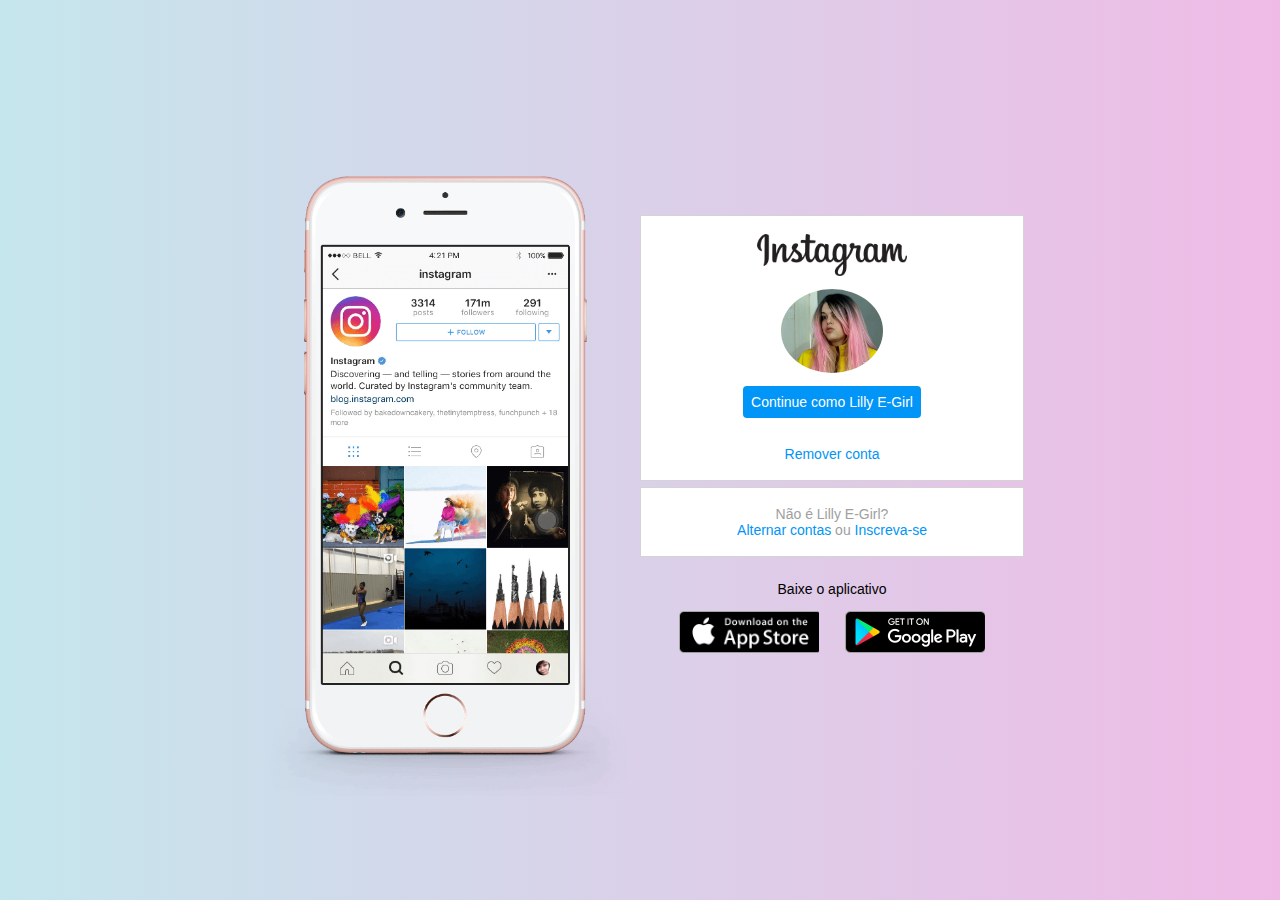
<file: index.html>
<!DOCTYPE html>
<html lang="pt-BR">
<head>
    <meta charset="UTF-8">
    <meta name="viewport" content="width=device-width, initial-scale=1.0">
    <link rel="stylesheet" href="style.css">
    <title>Instagram</title>
</head>
<body>
    <div class="instagram-wrapper">
        <div class="instagram-phone">
            <img src="./img/instagram-celular.png" alt="celular">
        </div>
        <div class="instagram-continue">
            <div class="group">
                <img src="./img/instagram-logo.png" class="instagram-logo" alt="instagram logo">
                <div class="profile-photo">
                    <img src="./img/lili.jpg" alt="foto de perfil">
                </div>
                <a href="https://www.instagram.com/maiconkusterk/?hl=pt-br" class="instagram-login">Continue como Lilly E-Girl</a>
                <a href="https://www.instagram.com/accounts/emailsignup/?hl=pt-br" class="instagram-logout">Remover conta</a>
            </div>
            <div class="group">
                <p class="not-account">Não é Lilly E-Girl?</p>
                <p class="not-account">
                    <a href="https://www.instagram.com/accounts/emailsignup/?hl=pt-br" class="link-blue">Alternar contas</a>
                    ou
                    <a href="https://www.instagram.com/accounts/emailsignup/?hl=pt-br" class="link-blue">Inscreva-se</a>
                </p>
            </div>
            <div class="get-the-app">
                <p class="get-app">Baixe o aplicativo</p>
                <div class="download">
                    <a href="https://apps.apple.com/br/app/instagram/id389801252" target="_blank" class="app-download"></a>
                    <a href="https://play.google.com/store/apps/details?id=com.instagram.android&hl=pt_BR" target="_blank" class="app-download"></a>
                </div>
            </div>
        </div>
    </div>
</body>
</html>
</file>
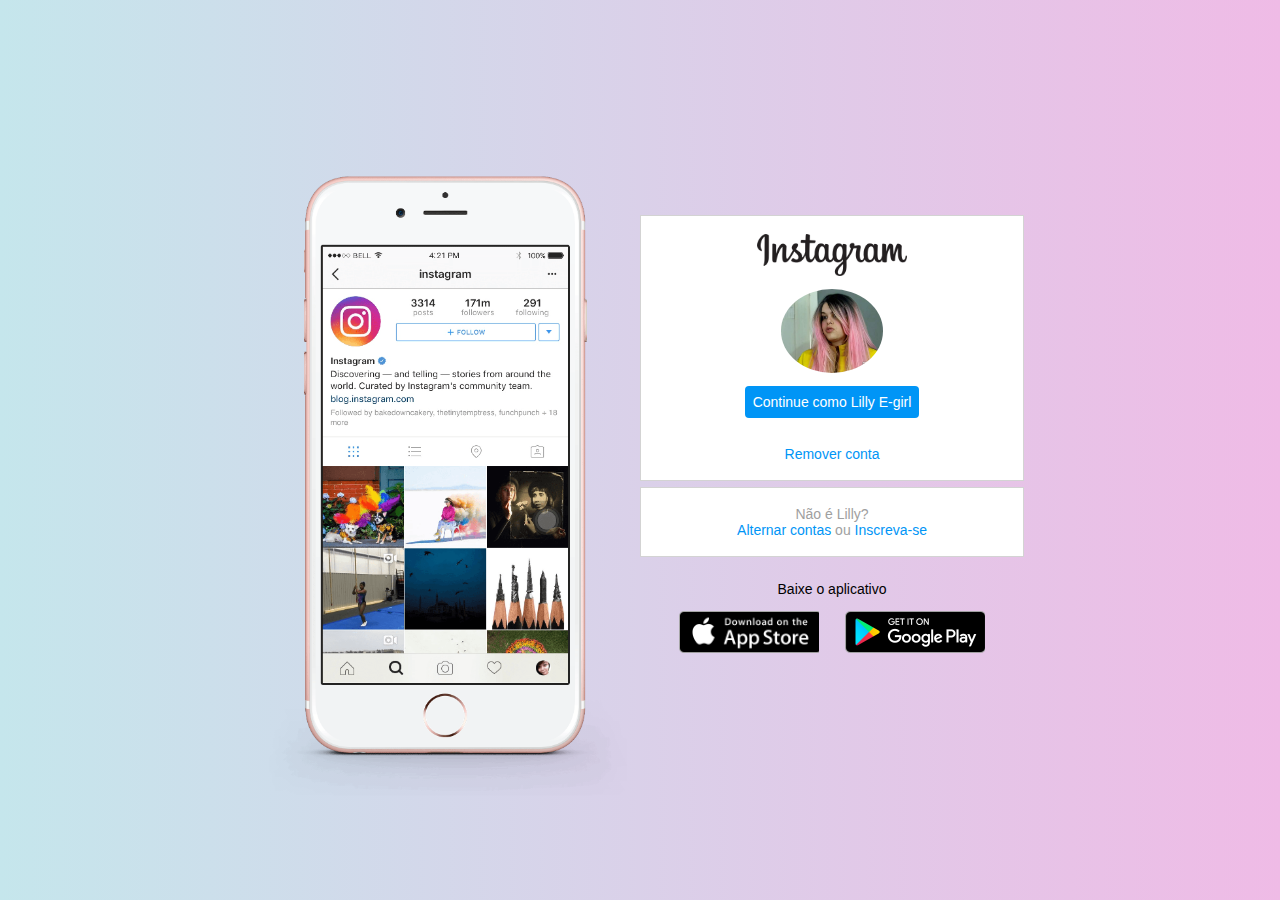
<file: test.html>
<!DOCTYPE html>
<html lang="en">
<head>
    <meta charset="UTF-8">
    <meta name="viewport" content="width=device-width, initial-scale=1.0">
    <link rel="stylesheet" href="style.css">
    <title>Instagram</title>
</head>
<body>
    <div class="instagram-wrapper">
        <div class="instagram-phone">
            <img src="./img/instagram-celular.png" alt="celular">
        </div>
        <div class="instagram-continue">
            <div class="group">
                <img src="./img/instagram-logo.png" class="instagram-logo" alt="instagram logo">
                <div class="profile-photo">
                    <img src="./img/lili.jpg" alt="foto de perfil">
                </div>
                <a href="https://www.instagram.com/marcus_motta/?hl=pt-br" target="_blank" class="instagram-login">Continue como Lilly E-girl</a>
                <a href="https://www.cyberpunk.net/br/pt-br/pre-order" target="_blank" class="instagram-logout">Remover conta</a>
            </div>
            <div class="group">
                <p class="not-account">Não é Lilly?</p>
                <p class="not-account">
                    <span class="link-blue">Alternar contas</span>
                    ou
                    <span class="link-blue">Inscreva-se</span>
                </p>
            </div>
            <div class="get-the-app">
                <p class="get-app">Baixe o aplicativo</p>
                <div class="download">
                    <a href="https://apps.apple.com/br/app/instagram/id389801252" target="_blank" class="app-download"></a>
                    <a href="https://play.google.com/store/apps/details?id=com.instagram.android&hl=pt_BR&gl=US" target="_blank" class="app-download"></a>
                </div>
            </div>
        </div>
    </div>
</body>
</html>
</file>
<file: style.css>
* {
    padding: 0;
    margin: 0;
    box-sizing: border-box;
    text-decoration: none;
    font-family: sans-serif;
    font-size: 14px;
}

body {
    width: 100%;
    min-height: 100vh;
    background: #EFEFBB; 
    background: linear-gradient(to right, rgb(197, 230, 236), rgb(239, 187, 230));
    margin: 0;
    padding: 0;
    display: flex;
    justify-content: center;
}

.instagram-wrapper {
    display: flex;
    align-items: center;
    justify-content: start;
    width: 60%;
    height: 100vh;
}

.instagram-phone {
    display: flex;
    align-items: center;
    justify-content: center;
    width: 50%;
}

.instagram-phone img {
    height: 50rem;
}

.instagram-continue {
    display: flex;
    align-items: center; /* horizontal */
    justify-content: space-around; /* vertical */
    flex-direction: column;
    width: 50%;
    min-height: 34rem;
}

.group {
    display: flex;
    justify-content: space-between;
    align-items: center;
    flex-direction: column;
    background-color: #ffffff;
    width: 100%;
    padding: 1.3rem 0;
    border: 1px solid lightgray;
}

.group:nth-child(1) {
    min-height: 19rem;
}

.instagram-logo {
    height: 3rem;
}

.profile-photo {
    display: flex;
    justify-content: center;
    align-items: center;
    border-radius: 50%;
    overflow: hidden;
}

.profile-photo img {
    height: 6rem;
}

.instagram-login {
    background-color: #0095f6;
    color: #ffffff;
    padding: 8px;
    border-radius: 4px;
}

.instagram-logout {
    color: #0095f6;
    margin-top: 1rem;
}

.not-account {
    color: rgb(160, 160, 160);
}

.link-blue {
    color: #0095f6;
}

.get-the-app {
    display: flex;
    flex-direction: column;
    align-items: center;
    justify-content: center;
    width: 100%;
    padding: 1.3rem 0;
}

.download {
    display: flex;
    width: 100%;
    justify-content: space-evenly;
    align-items: center;
    padding: 1rem;
}

.app-download {
    height: 3rem;
    width: 10rem;
    background-size: cover;
}

.app-download:nth-child(1) {
    background-image: url('./img/apple-button.png');
}

.app-download:nth-child(2) {
    background-image: url('./img/googleplay-button.png');
}

/* media queries */


@media (max-width: 1024px) {
    .instagram-wrapper {
        width: 90%;
    }
}

@media (max-width: 650px) {
    body {
        background-color: #ffffff;
    }

    .instagram-wrapper {
        width: 90%;
    }

    .instagram-phone {
        display: none;
    }

    .instagram-continue {
        width: 100%;
    }

    .group {
        border: 1px solid transparent;
    }
}
</file>
